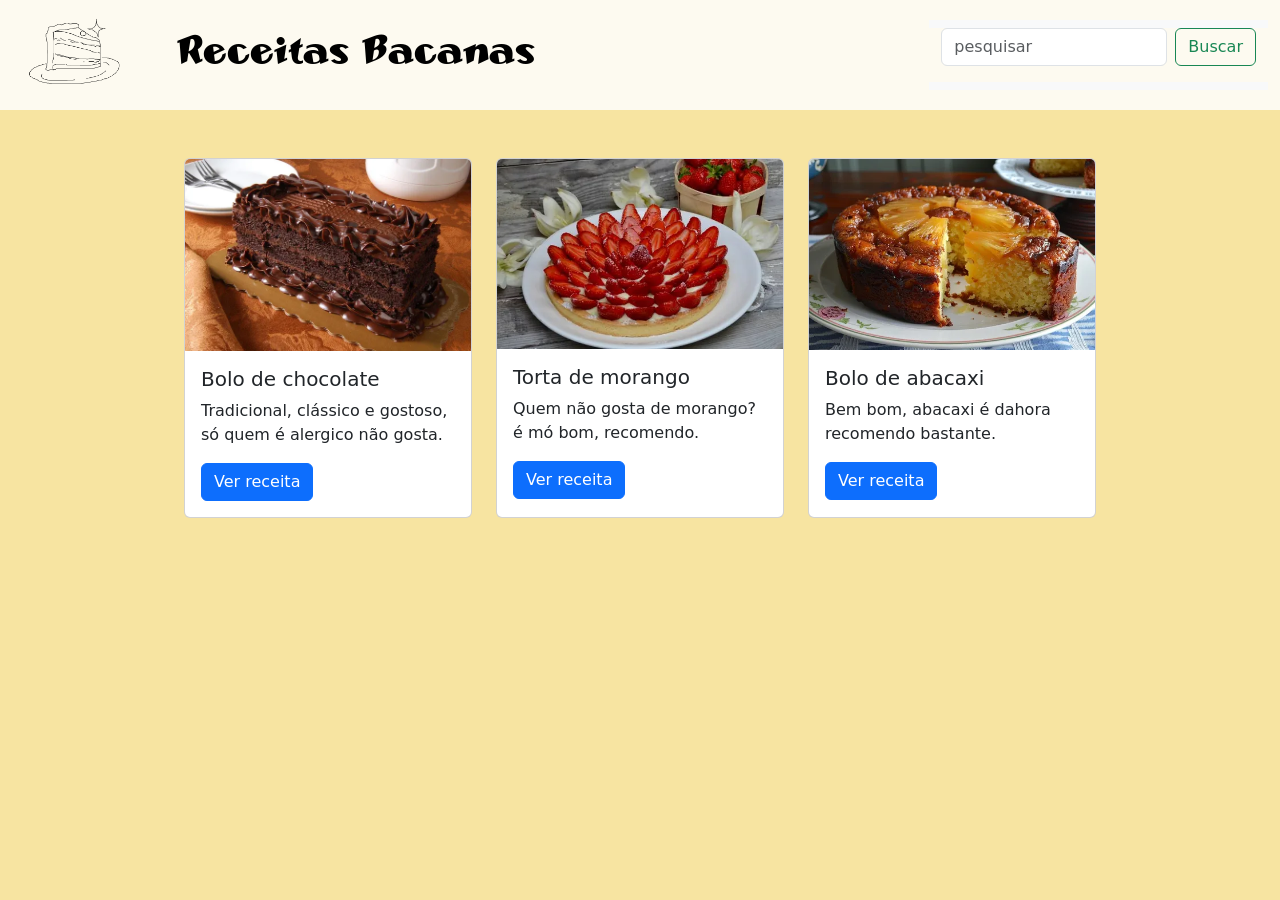
<file: index.html>
<html lang="pt-br">
<head>
    <meta charset="UTF-8">
    <meta name="viewport" content="width=device-width, initial-scale=1.0">
    <title>Receitas bacanas</title>
    <link href="https://cdn.jsdelivr.net/npm/bootstrap@5.3.8/dist/css/bootstrap.min.css" rel="stylesheet">
    <link rel="stylesheet" href="style.css">
</head>
<body>
    <nav class="navbar">
  <div class="container-fluid">

    <a class="navbar-brand" href="#">
      <div class="arrumado">
        <img src="imgs/bolin.png" alt="Logo" width="150" class="d-inline-block align-text-top">
        <div class="tituloH">
            Receitas Bacanas
        </div>
      </div>
    </a>
        <nav class="navbar bg-body-tertiary">
            <div class="container-fluid">
                <form class="d-flex" role="search">
                    <input class="form-control me-2" type="search" placeholder="pesquisar" aria-label="Search"/>
                    <button class="btn btn-outline-success" type="submit">Buscar</button>
                </form>
            </div>
        </nav>
  </div>
</nav>

<div class="container mt-5">
    <div class="d-flex justify-content-center gap-4">

        <div class="card" style="width: 18rem;">
            <img src="imgs/bolo de chocolate.webp" class="card-img-top" alt="Um bolo de chocolate">
            <div class="card-body">
                <h5 class="card-title">Bolo de chocolate</h5>
                <p class="card-text">Tradicional, clássico e gostoso, só quem é alergico não gosta.</p>
                <a href="receita1.html" class="btn btn-primary">Ver receita</a>
            </div>
        </div>

        <div class="card" style="width: 18rem;">
            <img src="imgs/torta de morango.webp" class="card-img-top" alt="Torta de morango">
            <div class="card-body">
                <h5 class="card-title">Torta de morango</h5>
                <p class="card-text">Quem não gosta de morango? é mó bom, recomendo.</p>
                <a href="receita2.html" class="btn btn-primary">Ver receita</a>
            </div>
        </div>

        <div class="card" style="width: 18rem;">
            <img src="imgs/bolo de abacaxi.webp" class="card-img-top" alt="bolo de abacaxi">
            <div class="card-body">
                <h5 class="card-title">Bolo de abacaxi</h5>
                <p class="card-text">Bem bom, abacaxi é dahora recomendo bastante.</p>
                <a href="receita3.html" class="btn btn-primary">Ver receita</a>
            </div>
        </div>

    </div>
</div>

</body>
</html>
</file>
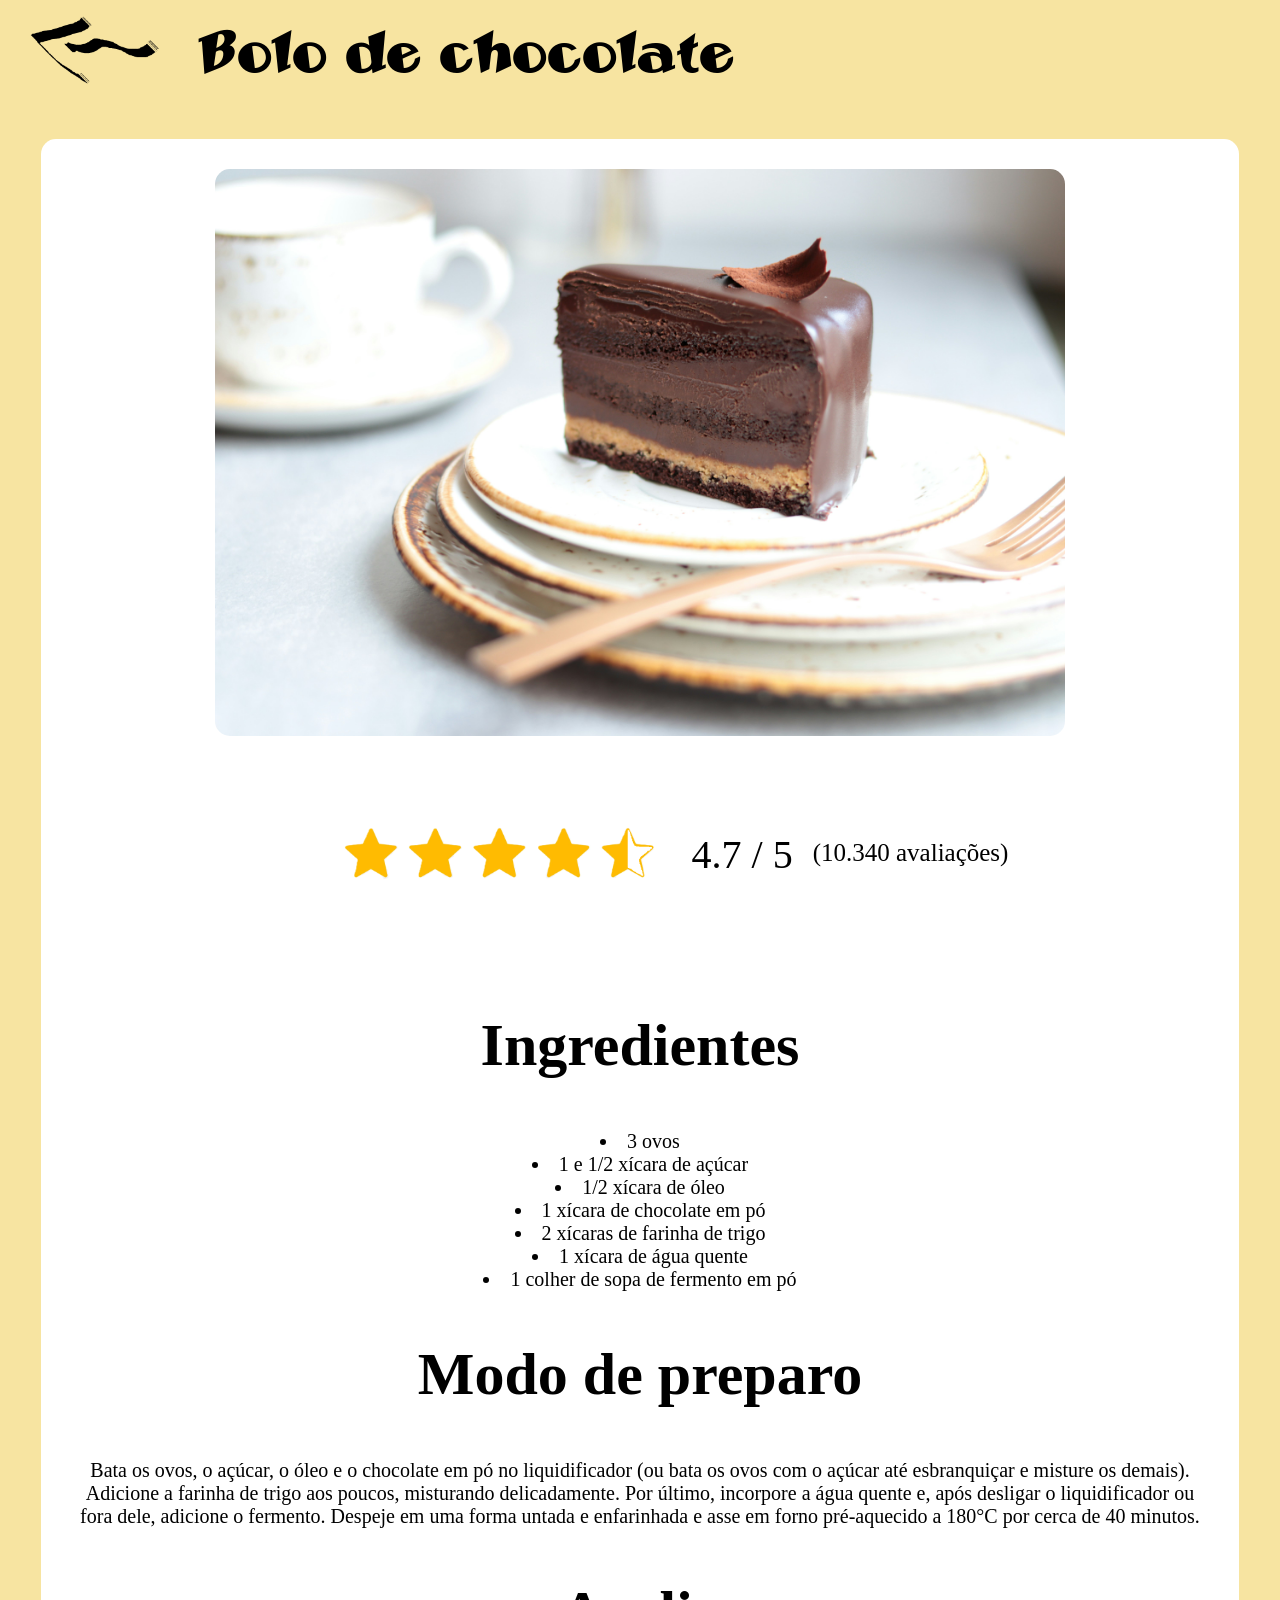
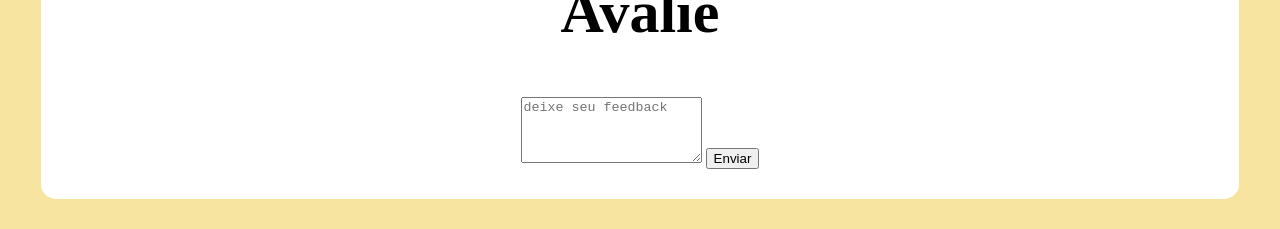
<file: receita1.html>
<html lang="pt-br">
<head>
    <meta charset="UTF-8">
    <meta name="viewport" content="width=device-width, initial-scale=1.0">
    <title>Receita</title>
    <link href="style.css" rel="stylesheet">
</head>
<body>
    <div class="titulo-e-botao">

        <div class="botao-de-voltar">
            <a href="index.html">
                <img src="imgs/botão de voltar.png" width="180px">
            </a>
        </div>

        <div class="titulo-da-receita">
            <span>Bolo de chocolate</span>
        </div>

    </div>

    <div class="cartao-receita">
            <div class="imagem-da-receita">
                <img id="imagem-da-receita2" src="imgs/bolo de chocolate2.webp" width="850px">
            </div>

            <div class="imagem-de-avaliacao">
                <img id="imagem-de-avaliacao" src="imgs/avaliacao.png" width="400px">
                <a id="avaliacoes">4.7 / 5</a> <a id="quantidade-de-avaliacoes">(10.340 avaliações)</a>
            </div>

        <h2 id="ingredientes-titulo">Ingredientes</h2>
        <ul id="lista-de-receitas">
            <li>3 ovos</li>
            <li>1 e 1/2 xícara de açúcar</li>
            <li>1/2 xícara de óleo</li>
            <li>1 xícara de chocolate em pó</li>
            <li>2 xícaras de farinha de trigo</li>
            <li>1 xícara de água quente</li>
            <li>1 colher de sopa de fermento em pó</li>
        </ul>

        <h2 id="ingredientes-titulo">Modo de preparo</h2>
        <p id="modo-de-preparo">Bata os ovos, o açúcar, o óleo e o chocolate em pó no liquidificador (ou bata os ovos com o açúcar até esbranquiçar e misture os demais). Adicione a farinha de trigo aos poucos, misturando delicadamente. Por último, incorpore a água quente e, após desligar o liquidificador ou fora dele, adicione o fermento. Despeje em uma forma untada e enfarinhada e asse em forno pré-aquecido a 180°C por cerca de 40 minutos.</p>

        <h2 id="ingredientes-titulo">Avalie</h2>

        <textarea class="form-control" rows="4" placeholder="deixe seu feedback"></textarea>

        <button class="btn btn-primary mt-2">Enviar</button>
    </div>
</body>
</html>
</file>
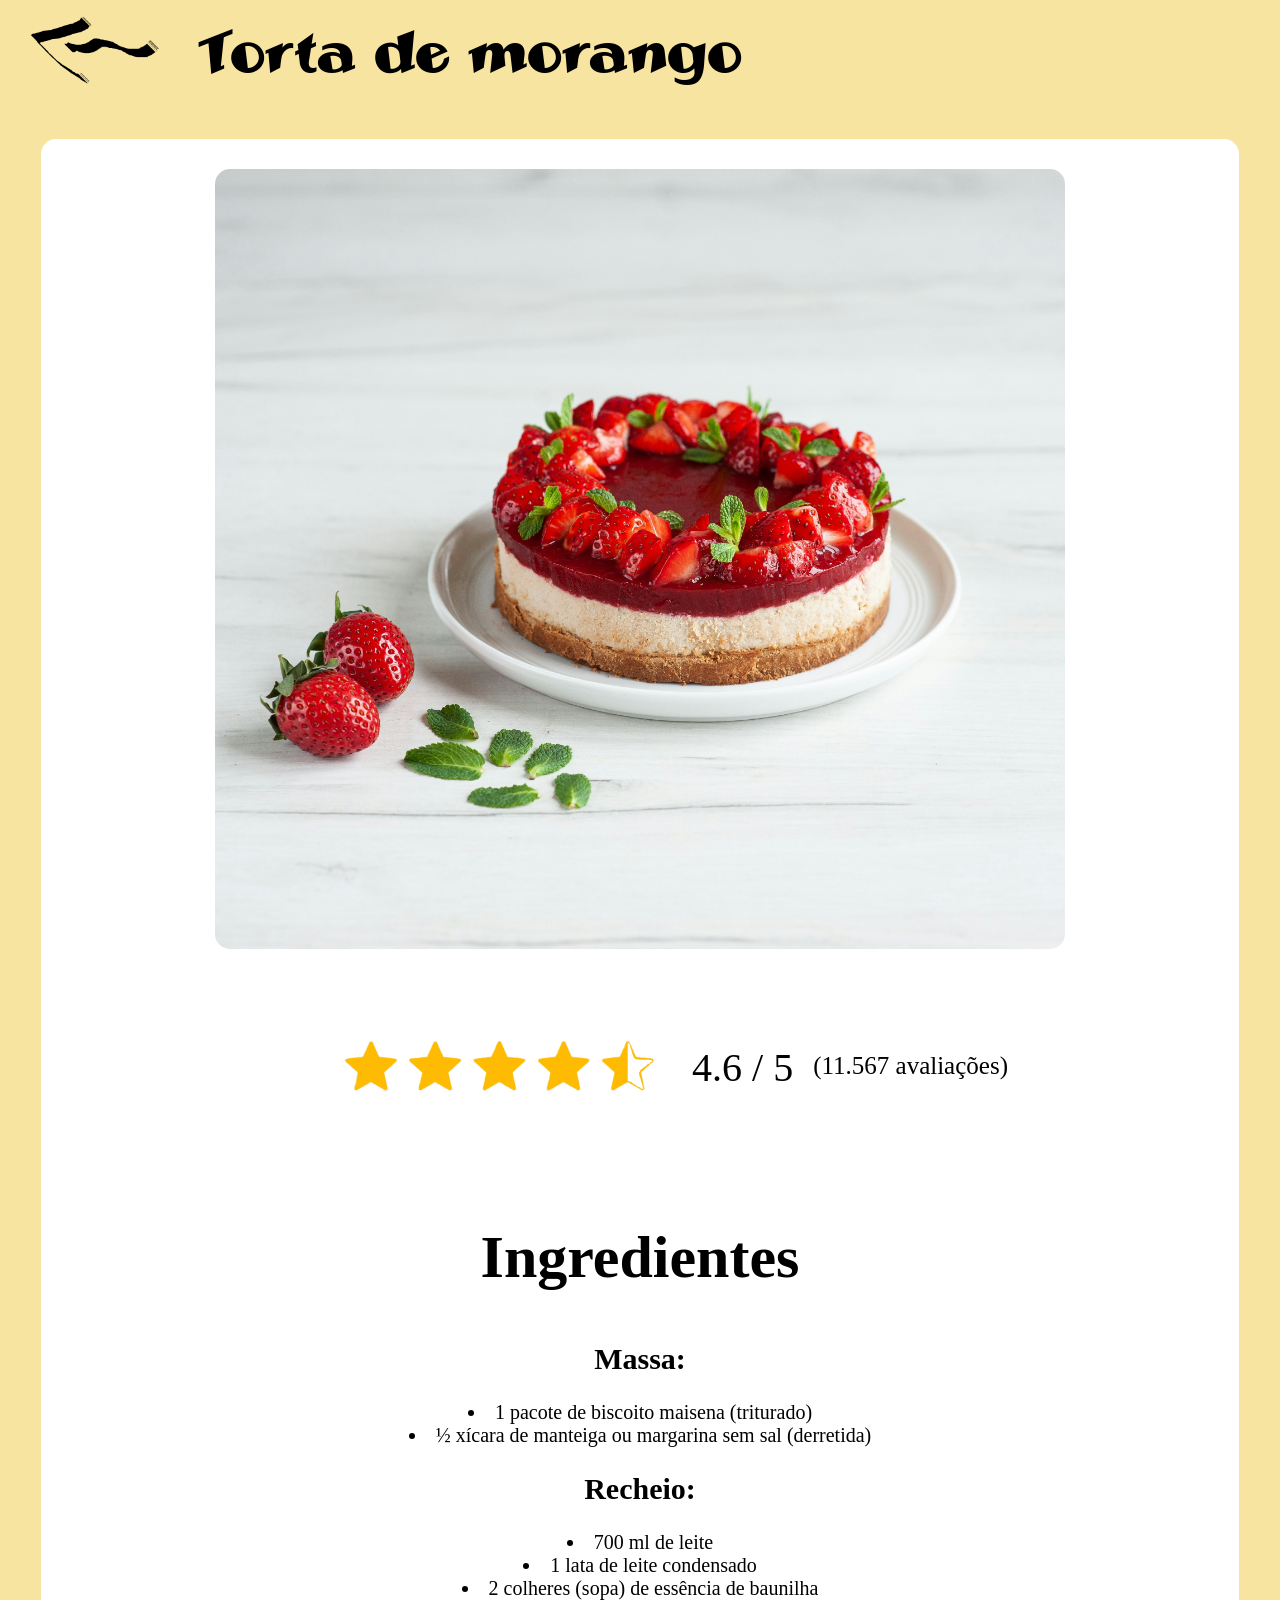
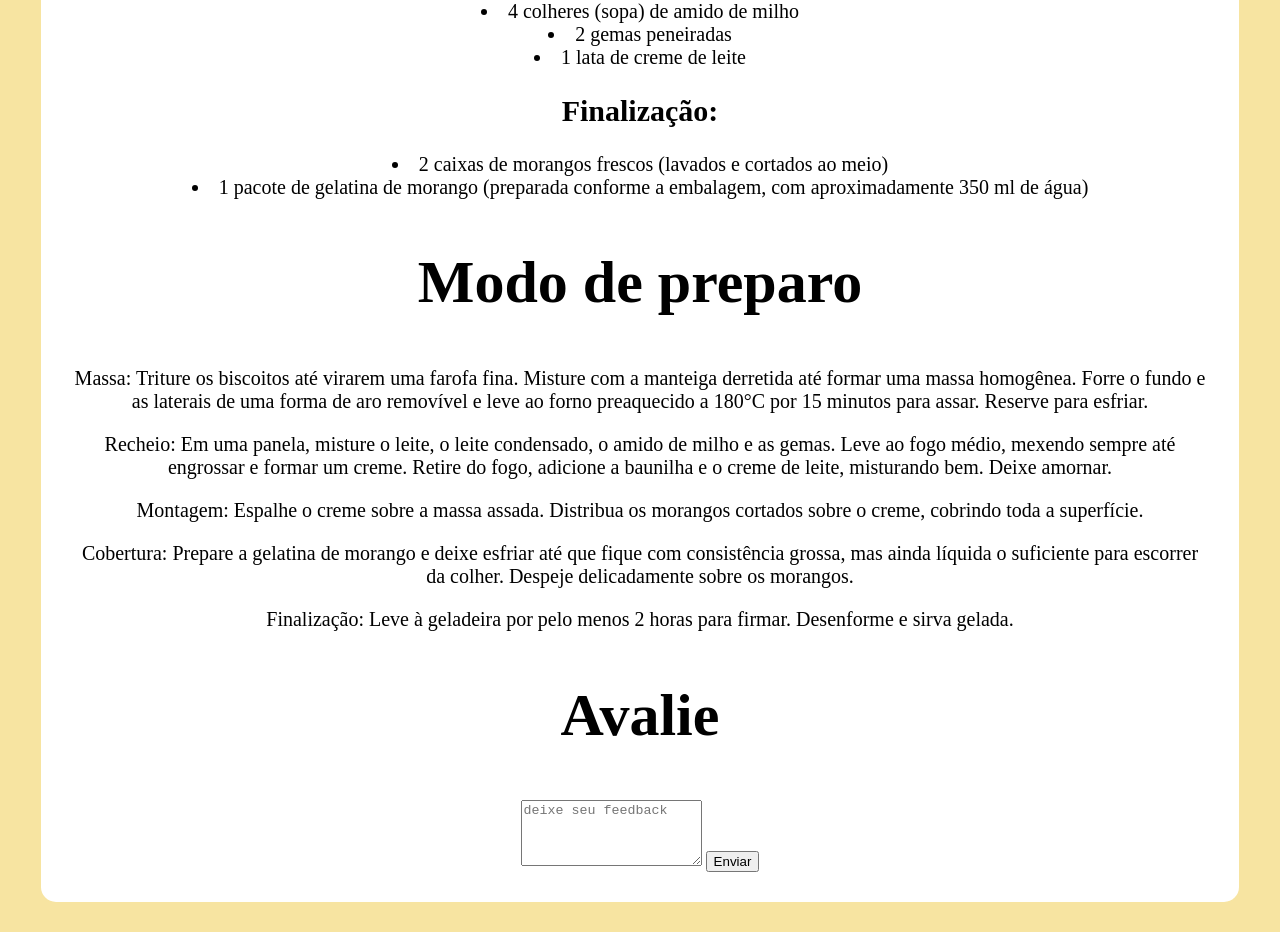
<file: receita2.html>
<html lang="pt-br">
<head>
    <meta charset="UTF-8">
    <meta name="viewport" content="width=device-width, initial-scale=1.0">
    <title>Receita2</title>
    <link href="style.css" rel="stylesheet">
</head>
<body>
    <div class="titulo-e-botao">

        <div class="botao-de-voltar">
            <a href="index.html">
                <img src="imgs/botão de voltar.png" width="180px">
            </a>
        </div>

        <div class="titulo-da-receita">
            <span>Torta de morango</span>
        </div>

    </div>

    <div class="cartao-receita">
            <div class="imagem-da-receita">
                <img id="imagem-da-receita2" src="imgs/torta de morango2.jpg" width="850px">
            </div>

            <div class="imagem-de-avaliacao">
                <img id="imagem-de-avaliacao" src="imgs/avaliacao.png" width="400px">
                <a id="avaliacoes">4.6 / 5</a> <a id="quantidade-de-avaliacoes">(11.567 avaliações)</a>
            </div>

        <h2 id="ingredientes-titulo">Ingredientes</h2>
        <ul id="lista-de-receitas">
            <h2>Massa:</h2>
            <li>1 pacote de biscoito maisena (triturado)</li>
            <li>½ xícara de manteiga ou margarina sem sal (derretida)</li>
            <h2>Recheio:</h2>
            <li>700 ml de leite</li>
            <li>1 lata de leite condensado</li>
            <li>2 colheres (sopa) de essência de baunilha</li>
            <li>4 colheres (sopa) de amido de milho</li>
            <li>2 gemas peneiradas</li>
            <li>1 lata de creme de leite </li>
            <h2>Finalização:</h2>
            <li>2 caixas de morangos frescos (lavados e cortados ao meio)</li>
            <li>1 pacote de gelatina de morango (preparada conforme a embalagem, com aproximadamente 350 ml de água)</li>
        </ul>

        <h2 id="ingredientes-titulo">Modo de preparo</h2>
        <p id="modo-de-preparo">Massa: Triture os biscoitos até virarem uma farofa fina. Misture com a manteiga derretida até formar uma massa homogênea. Forre o fundo e as laterais de uma forma de aro removível e leve ao forno preaquecido a 180°C por 15 minutos para assar. Reserve para esfriar.</p>
        <p id="modo-de-preparo">Recheio: Em uma panela, misture o leite, o leite condensado, o amido de milho e as gemas. Leve ao fogo médio, mexendo sempre até engrossar e formar um creme. Retire do fogo, adicione a baunilha e o creme de leite, misturando bem. Deixe amornar. </p>
        <p id="modo-de-preparo">Montagem: Espalhe o creme sobre a massa assada. Distribua os morangos cortados sobre o creme, cobrindo toda a superfície. </p>
        <p id="modo-de-preparo">Cobertura: Prepare a gelatina de morango e deixe esfriar até que fique com consistência grossa, mas ainda líquida o suficiente para escorrer da colher. Despeje delicadamente sobre os morangos. </p>
        <p id="modo-de-preparo">Finalização: Leve à geladeira por pelo menos 2 horas para firmar.  Desenforme e sirva gelada.</p>

        <h2 id="ingredientes-titulo">Avalie</h2>

        <textarea class="form-control" rows="4" placeholder="deixe seu feedback"></textarea>

        <button class="btn btn-primary mt-2">Enviar</button>
    </div>
</body>
</html>
</file>
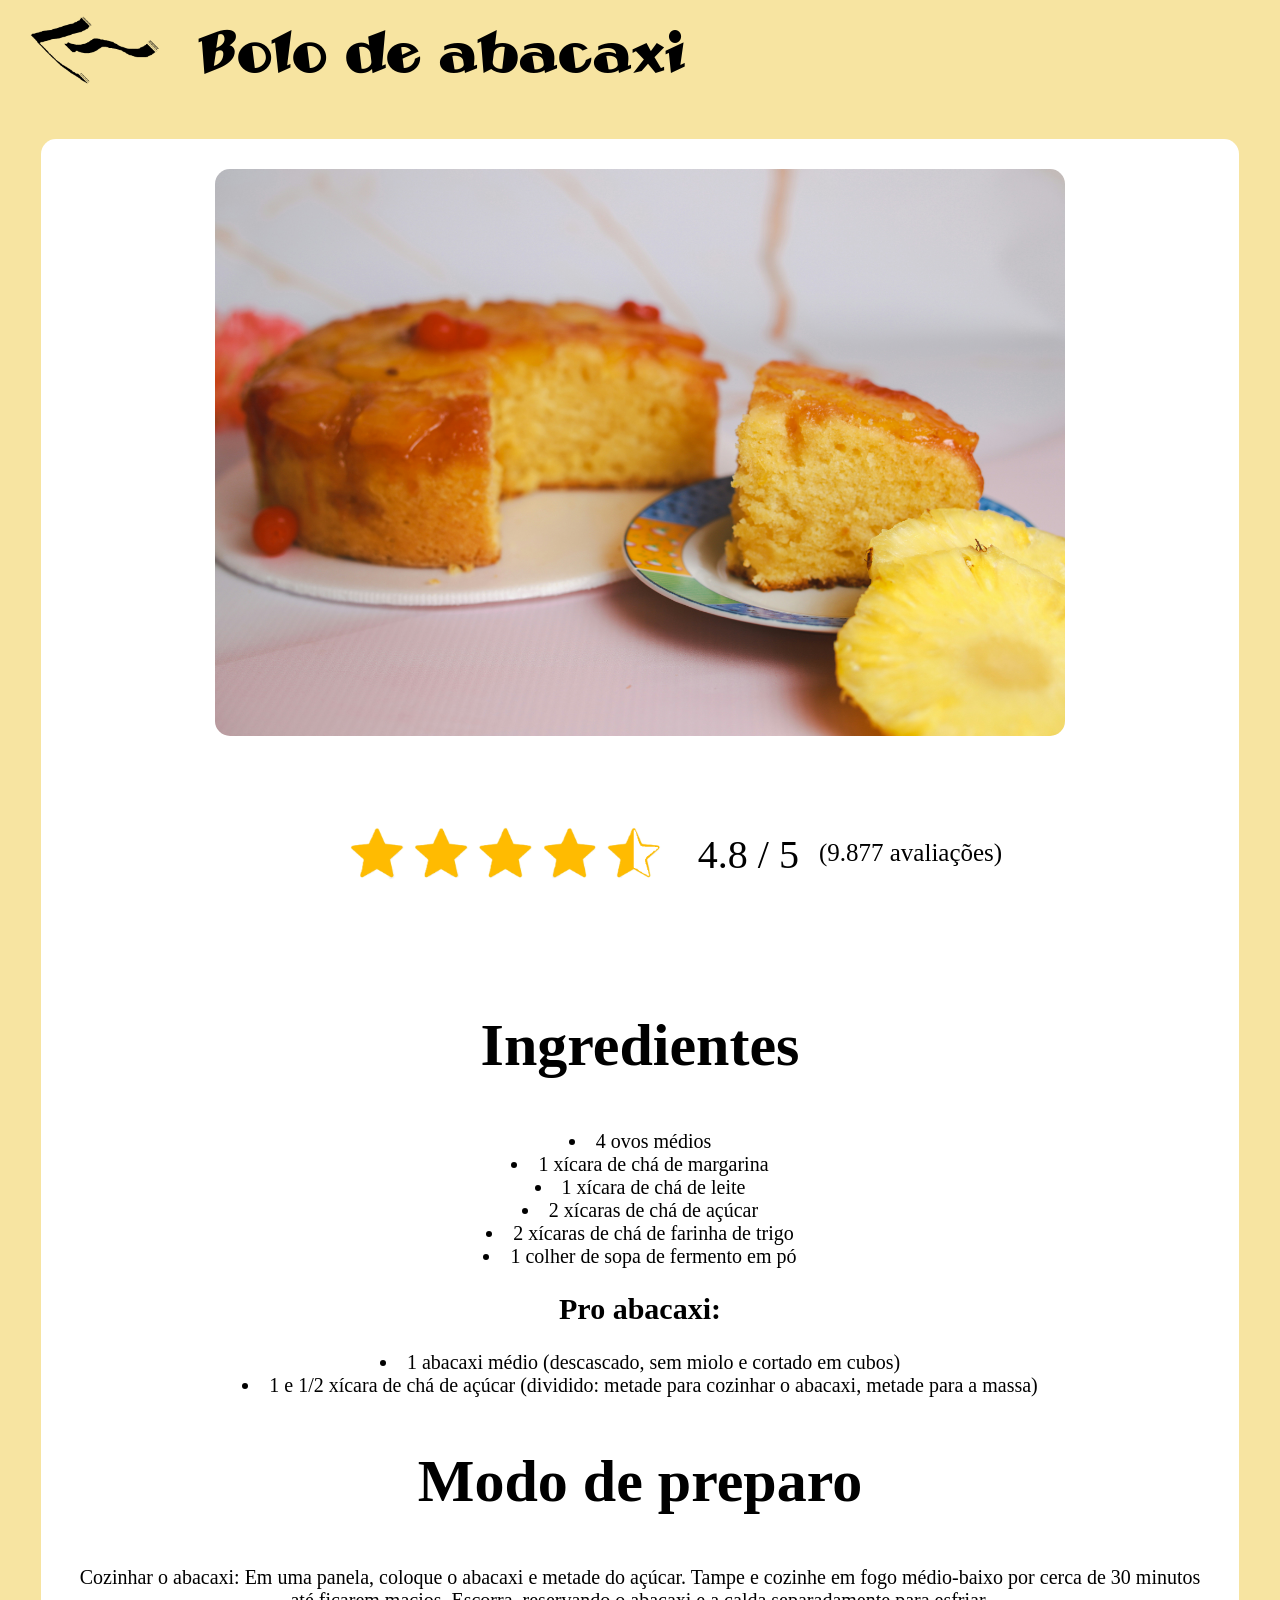
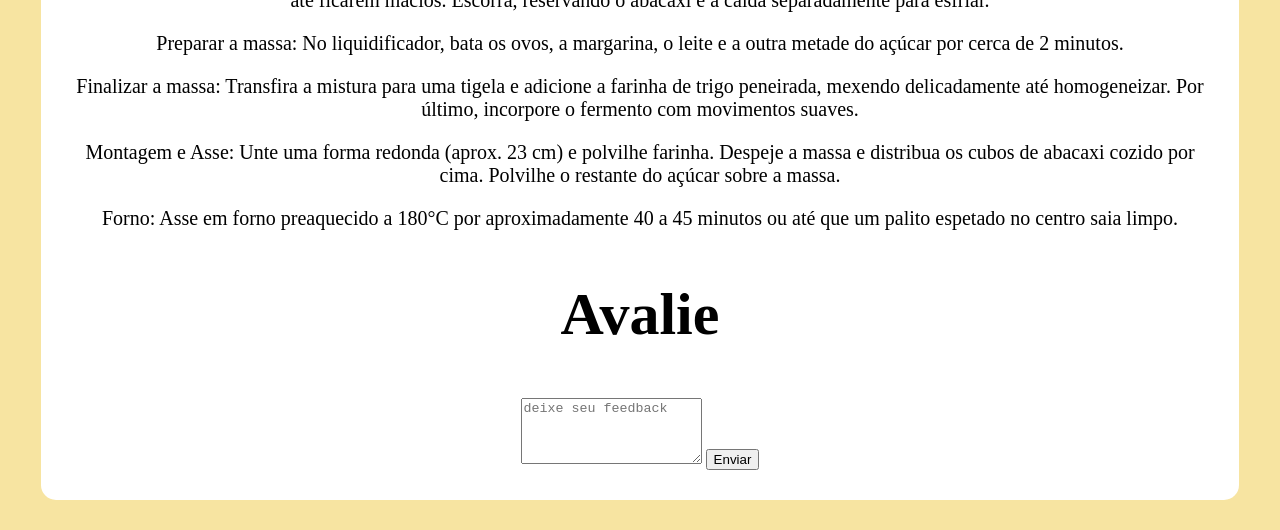
<file: receita3.html>
<html lang="pt-br">
<head>
    <meta charset="UTF-8">
    <meta name="viewport" content="width=device-width, initial-scale=1.0">
    <title>Receita3</title>
    <link href="style.css" rel="stylesheet">
</head>
<body>
    <div class="titulo-e-botao">

        <div class="botao-de-voltar">
            <a href="index.html">
                <img src="imgs/botão de voltar.png" width="180px">
            </a>
        </div>

        <div class="titulo-da-receita">
            <span>Bolo de abacaxi</span>
        </div>

    </div>

    <div class="cartao-receita">
            <div class="imagem-da-receita">
                <img id="imagem-da-receita2" src="imgs/bolo de abacaxi2.jpg" width="850px">
            </div>

            <div class="imagem-de-avaliacao">
                <img id="imagem-de-avaliacao" src="imgs/avaliacao.png" width="400px">
                <a id="avaliacoes">4.8 / 5</a> <a id="quantidade-de-avaliacoes">(9.877 avaliações)</a>
            </div>

        <h2 id="ingredientes-titulo">Ingredientes</h2>
        <ul id="lista-de-receitas">
            <li>4 ovos médios</li>
            <li>1 xícara de chá de margarina</li>
            <li>1 xícara de chá de leite</li>
            <li>2 xícaras de chá de açúcar</li>
            <li>2 xícaras de chá de farinha de trigo</li>
            <li>1 colher de sopa de fermento em pó</li>
            <h2>Pro abacaxi:</h2>
            <li>1 abacaxi médio (descascado, sem miolo e cortado em cubos)</li>
            <li>1 e 1/2 xícara de chá de açúcar (dividido: metade para cozinhar o abacaxi, metade para a massa)</li>
        </ul>

        <h2 id="ingredientes-titulo">Modo de preparo</h2>
        <p id="modo-de-preparo">Cozinhar o abacaxi: Em uma panela, coloque o abacaxi e metade do açúcar. Tampe e cozinhe em fogo médio-baixo por cerca de 30 minutos até ficarem macios. Escorra, reservando o abacaxi e a calda separadamente para esfriar.</p>
        <p id="modo-de-preparo">Preparar a massa: No liquidificador, bata os ovos, a margarina, o leite e a outra metade do açúcar por cerca de 2 minutos.</p>
        <p id="modo-de-preparo">Finalizar a massa: Transfira a mistura para uma tigela e adicione a farinha de trigo peneirada, mexendo delicadamente até homogeneizar. Por último, incorpore o fermento com movimentos suaves.</p>
        <p id="modo-de-preparo">Montagem e Asse: Unte uma forma redonda (aprox. 23 cm) e polvilhe farinha. Despeje a massa e distribua os cubos de abacaxi cozido por cima. Polvilhe o restante do açúcar sobre a massa.</p>
        <p id="modo-de-preparo">Forno: Asse em forno preaquecido a 180°C por aproximadamente 40 a 45 minutos ou até que um palito espetado no centro saia limpo. </p>

        <h2 id="ingredientes-titulo">Avalie</h2>

        <textarea class="form-control" rows="4" placeholder="deixe seu feedback"></textarea>

        <button class="btn btn-primary mt-2">Enviar</button>
    </div>
</body>
</html>
</file>
<file: style.css>
:root {
    --cor-de-fundo-principal: #f7e4a1;
    --cor-nav-bar: #fdfaf0;
}

.tituloH {
    font-size: 40px;
    font-family: 'MinhaFonte';
}

.arrumado {
    display: flex;
    align-items: center;
    gap: 15px;
}

@font-face {
    font-family: 'MinhaFonte';
    src: url('fontes/revudeville/Revudeville.ttf') format('truetype');
}

body {
    background-color: var(--cor-de-fundo-principal);
}

.navbar {
    background-color: var(--cor-nav-bar);
}

.container-fluid {
    background-color: var(--cor-nav-bar);
}

.titulo-da-receita {
    font-size: 60px;
    font-family: 'MinhaFonte';
    text-align: center;
    position: absolute;
    left: 15%;
}

.cartao-receita {
    background-color: white;
    border-radius: 15px;
    padding: 30px;
    max-width: 1200px;
    margin: 30px auto;
    text-align: center;
    width: 90%;
    max-width: 1200px;
    margin: 30px auto;

}

.botao-de-voltar {
    padding: 0;
    max-width: 100%;
    height: auto;
}

.titulo-e-botao {
    display: flex;
    align-items: center;
    gap: 20px;
    position: relative;
}

#ingredientes-titulo {
    font-size: 60px;
}

.imagem-da-receita {
    padding: 0;
    align-items: center;
    display: flex;
    justify-content: center;
    border-radius: 15px;
    max-width: 100%;
    height: auto;
}

#imagem-da-receita2 {
    border-radius: 15px;
    max-width: 100%;
    height: auto;
}

#lista-de-receitas {
    list-style-position: inside;
    padding: 0;
    font-size: 20px;
}

#avaliacoes {
    font-size: 40px;
    text-align: center;
    position: relative;
    top: 95px;
}

#imagem-de-avaliacao {
    padding: 0;
    max-width: 100%;
    height: auto;
}

.imagem-de-avaliacao {
    display: flex;
    justify-content: center;
    max-width: 100%;
    height: auto;
}

#quantidade-de-avaliacoes {
    position: relative;
    top: 103px;
    left: 20px;
    font-size: 25px;
}

#modo-de-preparo {
    font-size: 20px;
}

@media (max-width: 600px) {
    .titulo-da-receita {
        font-size: 35px;
    }
    #avaliacoes {
        font-size: 35px;
    }
}
</file>
